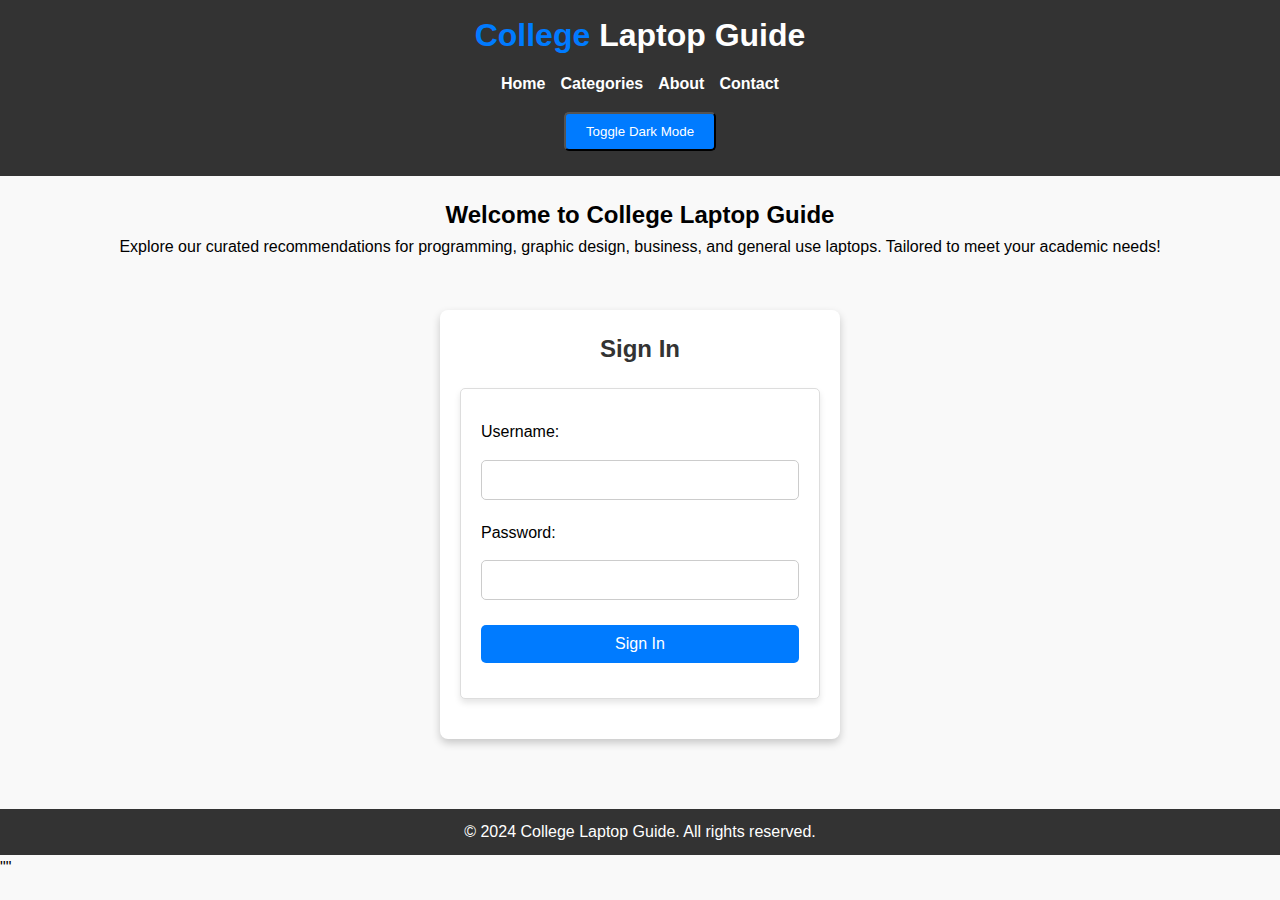
<file: index.html>
<!DOCTYPE html>
<html lang="en">
<head>
    <meta charset="UTF-8">
    <meta name="viewport" content="width=device-width, initial-scale=1.0">
    <meta name="description" content="Discover the best laptops tailored for your academic needs.">
    <meta name="keywords" content="Laptops, Programming, Business, Graphic Design, Students">
    <meta name="author" content="College Laptop Guide">
    <title>College Laptop Guide</title>
    <link rel="stylesheet" href="style.css">
</head>
<body>
    <header>
        <div class="logo">
            <h1><span style="color: #007BFF;">College</span> Laptop Guide</h1>
        </div>
        <nav>
            <ul>
                <li><a href="index.html" class="active">Home</a></li>
                <li><a href="categories.html">Categories</a></li>
                <li><a href="about.html">About</a></li>
                <li><a href="contact.html">Contact</a></li>
            </ul>
        </nav>
        <button id="dark-mode-toggle" class="button">Toggle Dark Mode</button>
    </header>
    <main>
        <h2>Welcome to College Laptop Guide</h2>
        <p>Explore our curated recommendations for programming, graphic design, business, and general use laptops. Tailored to meet your academic needs!</p>
        
        <!-- Sign-In Form -->
        <div class="sign-in-container">
            <h2>Sign In</h2>
            <form action="#confirmation">
                <label for="username">Username:</label>
                <input type="text" id="username" name="username" required>
                <label for="password">Password:</label>
                <input type="password" id="password" name="password" required>
                <button type="submit" class="button">Sign In</button>
            </form>
        </div>

        <!-- Confirmation Message -->
        <div id="confirmation" class="confirmation">
            <h3>Sign-In Successful!</h3>
            <p>Welcome to the College Laptop Guide. Your sign-in was successful!</p>
            <a href="index.html" class="button">Back to Home</a>
        </div>
    </main>
    <footer>
        <p>&copy; 2024 College Laptop Guide. All rights reserved.</p>
    </footer>
    <script>
        const toggle = document.getElementById('dark-mode-toggle');
        const body = document.body;
        if (localStorage.getItem('dark-mode') === 'enabled') body.classList.add('dark-mode');
        toggle.addEventListener('click', () => {
            body.classList.toggle('dark-mode');
            localStorage.setItem('dark-mode', body.classList.contains('dark-mode') ? 'enabled' : 'disabled');
        });
    </script>
</body>
</html>
"<!-- trigger deploy -->"
</file>
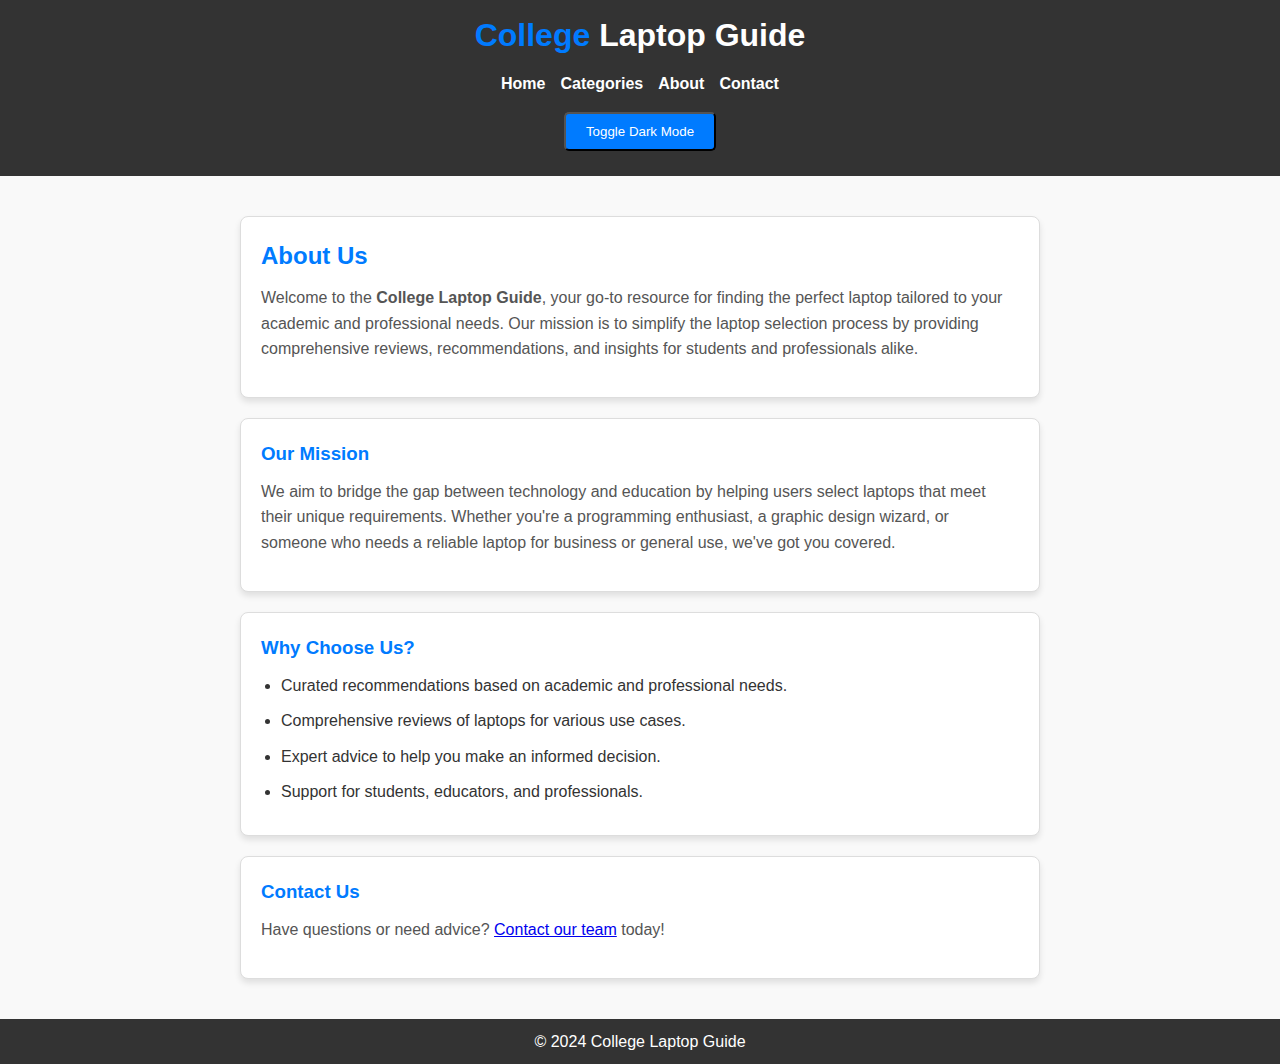
<file: about.html>
<!DOCTYPE html>
<html lang="en">
<head>
    <meta charset="UTF-8">
    <meta name="viewport" content="width=device-width, initial-scale=1.0">
    <title>About Us</title>
    <link rel="stylesheet" href="style.css">
</head>
<body>
    <header>
        <div class="logo">
            <h1><span style="color: #007BFF;">College</span> Laptop Guide</h1>
        </div>
        <nav>
            <ul>
                <li><a href="index.html">Home</a></li>
                <li><a href="categories.html">Categories</a></li>
                <li><a href="about.html">About</a></li>
                <li><a href="contact.html">Contact</a></li>
            </ul>
        </nav>
        <button id="dark-mode-toggle" class="button">Toggle Dark Mode</button>

    </header>
    <main>
        <section>
            <h2>About Us</h2>
            <p>Welcome to the <strong>College Laptop Guide</strong>, your go-to resource for finding the perfect laptop tailored to your academic and professional needs. Our mission is to simplify the laptop selection process by providing comprehensive reviews, recommendations, and insights for students and professionals alike.</p>
        </section>

        <section>
            <h3>Our Mission</h3>
            <p>We aim to bridge the gap between technology and education by helping users select laptops that meet their unique requirements. Whether you're a programming enthusiast, a graphic design wizard, or someone who needs a reliable laptop for business or general use, we've got you covered.</p>
        </section>

        <section>
            <h3>Why Choose Us?</h3>
            <ul>
                <li>Curated recommendations based on academic and professional needs.</li>
                <li>Comprehensive reviews of laptops for various use cases.</li>
                <li>Expert advice to help you make an informed decision.</li>
                <li>Support for students, educators, and professionals.</li>
            </ul>
        </section>

        <section>
            <h3>Contact Us</h3>
            <p>Have questions or need advice? <a href="contact.html">Contact our team</a> today!</p>
        </section>
    </main>
    <footer>
        <p>&copy; 2024 College Laptop Guide</p>
    </footer>
    <script>
        // Dark Mode Toggle Logic
        const toggle = document.getElementById('dark-mode-toggle');
        const body = document.body;
    
        // Check if user has previously enabled dark mode
        if (localStorage.getItem('dark-mode') === 'enabled') {
            body.classList.add('dark-mode');
        }
    
        toggle.addEventListener('click', () => {
            if (body.classList.contains('dark-mode')) {
                body.classList.remove('dark-mode');
                localStorage.setItem('dark-mode', 'disabled'); // Save preference
            } else {
                body.classList.add('dark-mode');
                localStorage.setItem('dark-mode', 'enabled'); // Save preference
            }
        });
    </script>
    
</body>
</html>
</file>
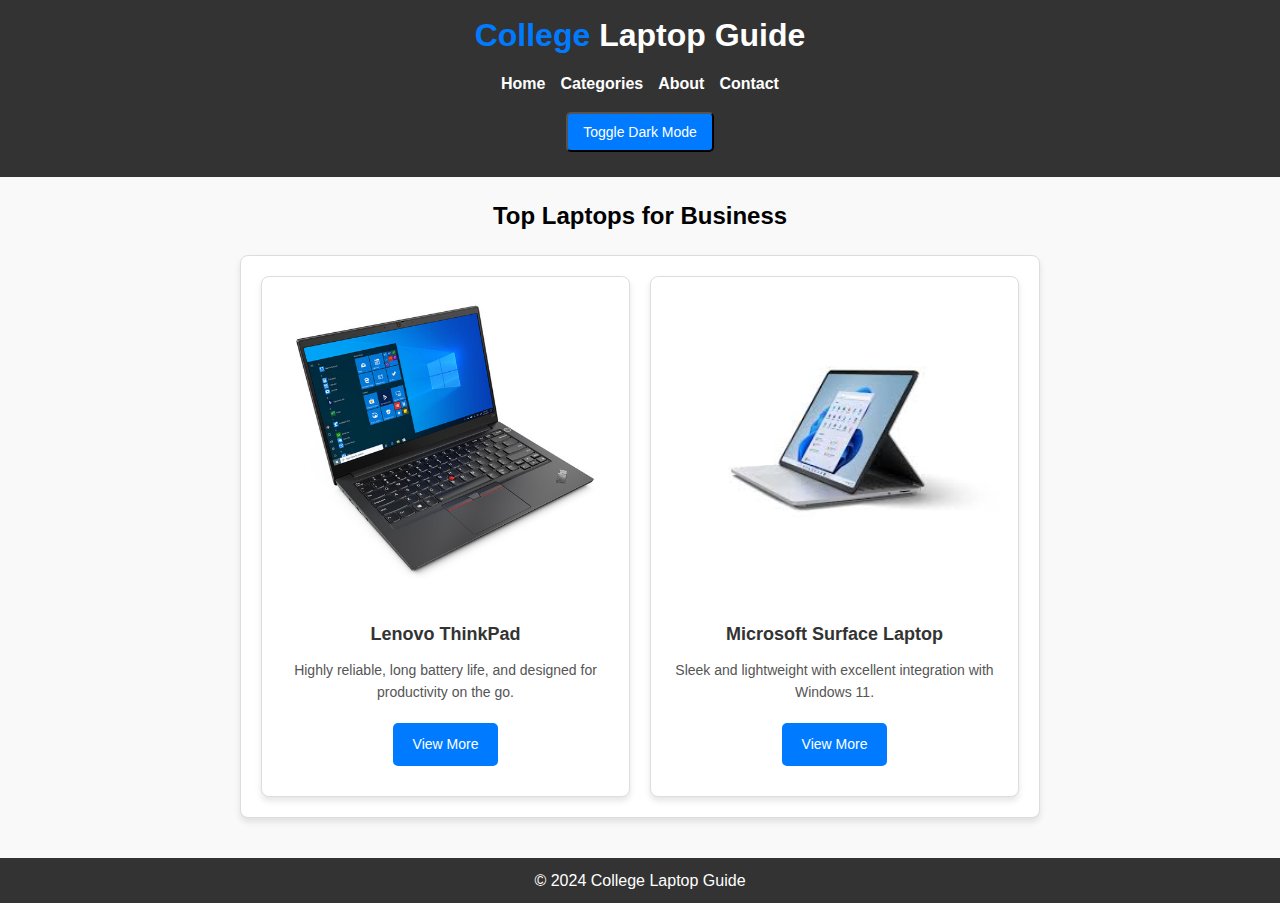
<file: business.html>
<!DOCTYPE html>
<html lang="en">
<head>
    <meta charset="UTF-8">
    <meta name="viewport" content="width=device-width, initial-scale=1.0">
    <title>Laptops for Business</title>
    <link rel="stylesheet" href="style.css">
    <style>
        /* Modal Styles */
        .modal {
            display: none;
            position: fixed;
            z-index: 1;
            left: 0;
            top: 0;
            width: 100%;
            height: 100%;
            overflow: auto;
            background-color: rgba(0, 0, 0, 0.5);
            justify-content: center;
            align-items: center;
        }

        .modal:target {
            display: flex;
        }

        .modal-content {
            background-color: #fff;
            padding: 20px;
            border-radius: 8px;
            max-width: 600px;
            width: 90%;
            text-align: left;
        }

        .close {
            display: inline-block;
            text-decoration: none;
            font-size: 20px;
            color: #333;
            font-weight: bold;
            float: right;
            margin-top: -10px;
        }

        .close:hover,
        .close:focus {
            color: #007BFF;
            text-decoration: none;
        }

        .button {
            text-decoration: none;
            background-color: #007BFF;
            color: #fff;
            padding: 10px 15px;
            border-radius: 5px;
            font-size: 14px;
            cursor: pointer;
            display: inline-block;
            text-align: center;
        }

        .button:hover {
            background-color: #0056b3;
        }
    </style>
</head>
<body>
    <header>
        <div class="logo">
            <h1><span style="color: #007BFF;">College</span> Laptop Guide</h1>
        </div>
        <nav>
            <ul>
                <li><a href="index.html">Home</a></li>
                <li><a href="categories.html">Categories</a></li>
                <li><a href="about.html">About</a></li>
                <li><a href="contact.html">Contact</a></li>
            </ul>
        </nav>
        <button id="dark-mode-toggle" class="button">Toggle Dark Mode</button>

    </header>
    <main>
        <h2>Top Laptops for Business</h2>
        <section class="product-grid">
            <!-- Lenovo ThinkPad -->
            <article>
                <img src="images/lenovo-thinkpad.jpg" alt="Lenovo ThinkPad for Business">
                <h3>Lenovo ThinkPad</h3>
                <p>Highly reliable, long battery life, and designed for productivity on the go.</p>
                <a href="#modal1" class="button">View More</a>
            </article>
            <!-- Microsoft Surface Laptop -->
            <article>
                <img src="images/Microsoft Surface Laptop.jpeg" alt="Microsoft Surface Laptop for Business">
                <h3>Microsoft Surface Laptop</h3>
                <p>Sleek and lightweight with excellent integration with Windows 11.</p>
                <a href="#modal2" class="button">View More</a>
            </article>
        </section>
    </main>

    <!-- Lenovo ThinkPad Modal -->
    <div id="modal1" class="modal">
        <div class="modal-content">
            <a href="#" class="close">&times;</a>
            <h3>Lenovo ThinkPad</h3>
            <p>The Lenovo ThinkPad X1 Carbon is known for its reliability, long battery life, and excellent keyboard. It's the perfect choice for business professionals who need productivity on the go.</p>
            <ul>
                <li>Processor: Intel Core i7</li>
                <li>Memory: 16GB RAM</li>
                <li>Storage: 512GB SSD</li>
                <li>Battery Life: Up to 15 hours</li>
            </ul>
        </div>
    </div>

    <!-- Microsoft Surface Laptop Modal -->
    <div id="modal2" class="modal">
        <div class="modal-content">
            <a href="#" class="close">&times;</a>
            <h3>Microsoft Surface Laptop</h3>
            <p>The Microsoft Surface Laptop offers seamless integration with Windows 11, a lightweight design, and a vibrant touchscreen display, making it ideal for multitasking and presentations.</p>
            <ul>
                <li>Processor: Intel Core i5</li>
                <li>Memory: 8GB RAM</li>
                <li>Storage: 256GB SSD</li>
                <li>Display: 13.5-inch PixelSense Touchscreen</li>
            </ul>
        </div>
    </div>

    <footer>
        <p>&copy; 2024 College Laptop Guide</p>
    </footer>
    <script>
        // Dark Mode Toggle Logic
        const toggle = document.getElementById('dark-mode-toggle');
        const body = document.body;
    
        // Check if user has previously enabled dark mode
        if (localStorage.getItem('dark-mode') === 'enabled') {
            body.classList.add('dark-mode');
        }
    
        toggle.addEventListener('click', () => {
            if (body.classList.contains('dark-mode')) {
                body.classList.remove('dark-mode');
                localStorage.setItem('dark-mode', 'disabled'); // Save preference
            } else {
                body.classList.add('dark-mode');
                localStorage.setItem('dark-mode', 'enabled'); // Save preference
            }
        });
    </script>
    
</body>
</html>
</file>
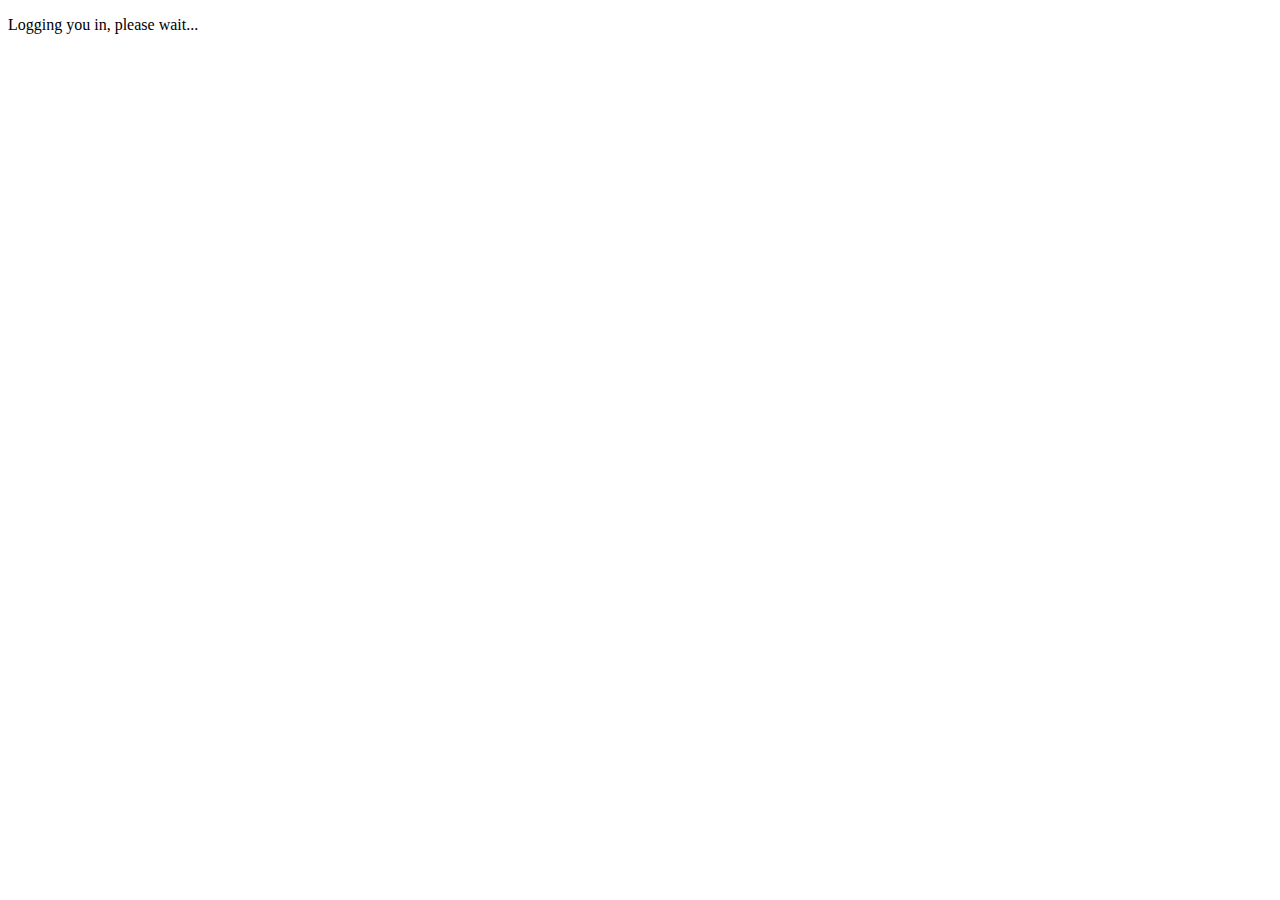
<file: callback.html>
<!DOCTYPE html>
<html lang="en">
<head>
  <meta charset="UTF-8">
  <title>Redirecting...</title>
</head>
<body>
  <p>Logging you in, please wait...</p>
  <script src="https://cdn.auth0.com/js/auth0-spa-js/1.13/auth0-spa-js.production.js"></script>
  <script src="auth.js"></script>
</body>
</html>
</file>
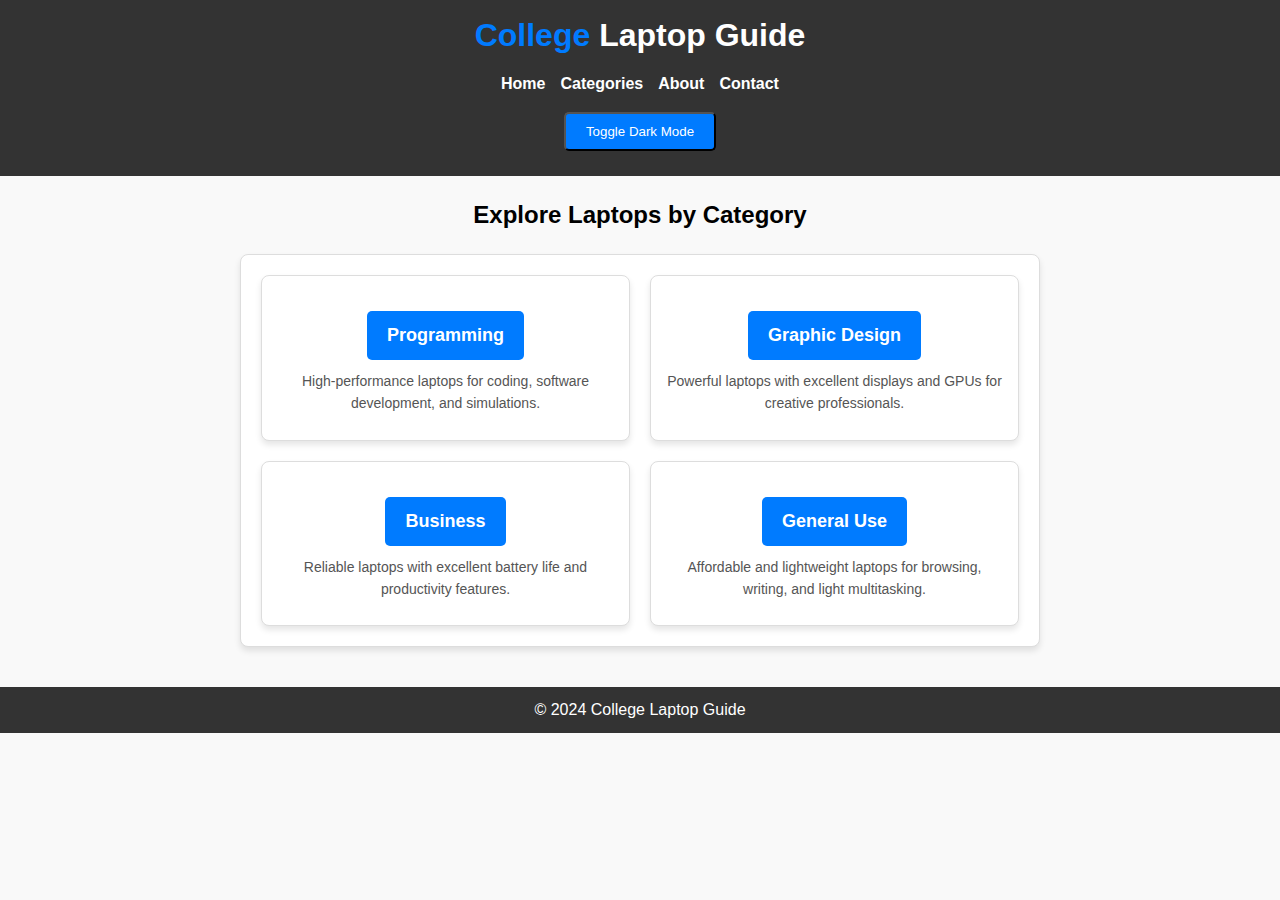
<file: categories.html>
<!DOCTYPE html>
<html lang="en">
<head>
    <meta charset="UTF-8">
    <meta name="viewport" content="width=device-width, initial-scale=1.0">
    <title>Categories - College Laptop Guide</title>
    <link rel="stylesheet" href="style.css">
</head>
<body>
    <header>
        <div class="logo">
            <h1><span style="color: #007BFF;">College</span> Laptop Guide</h1>
        </div>
        <nav>
            <ul>
                <li><a href="index.html">Home</a></li>
                <li><a href="categories.html">Categories</a></li>
                <li><a href="about.html">About</a></li>
                <li><a href="contacts.html">Contact</a></li>
            </ul>
        </nav>
        <button id="dark-mode-toggle" class="button">Toggle Dark Mode</button>

    </header>
    <main>
        <h2>Explore Laptops by Category</h2>
        <section class="category-grid">
            <!-- Programming Category -->
            <article>
                <h3><a href="programming.html">Programming</a></h3>
                <p>High-performance laptops for coding, software development, and simulations.</p>
            </article>
            <!-- Graphic Design Category -->
            <article>
                <h3><a href="graphic-design.html">Graphic Design</a></h3>
                <p>Powerful laptops with excellent displays and GPUs for creative professionals.</p>
            </article>
            <!-- Business Category -->
            <article>
                <h3><a href="business.html">Business</a></h3>
                <p>Reliable laptops with excellent battery life and productivity features.</p>
            </article>
            <!-- General Use Category -->
            <article>
                <h3><a href="general.html">General Use</a></h3>
                <p>Affordable and lightweight laptops for browsing, writing, and light multitasking.</p>
            </article>
        </section>
    </main>
    <footer>
        <p>&copy; 2024 College Laptop Guide</p>
    </footer>
    <script>
        // Dark Mode Toggle Logic
        const toggle = document.getElementById('dark-mode-toggle');
        const body = document.body;
    
        // Check if user has previously enabled dark mode
        if (localStorage.getItem('dark-mode') === 'enabled') {
            body.classList.add('dark-mode');
        }
    
        toggle.addEventListener('click', () => {
            if (body.classList.contains('dark-mode')) {
                body.classList.remove('dark-mode');
                localStorage.setItem('dark-mode', 'disabled'); // Save preference
            } else {
                body.classList.add('dark-mode');
                localStorage.setItem('dark-mode', 'enabled'); // Save preference
            }
        });
    </script>
    
</body>
</html>
</file>
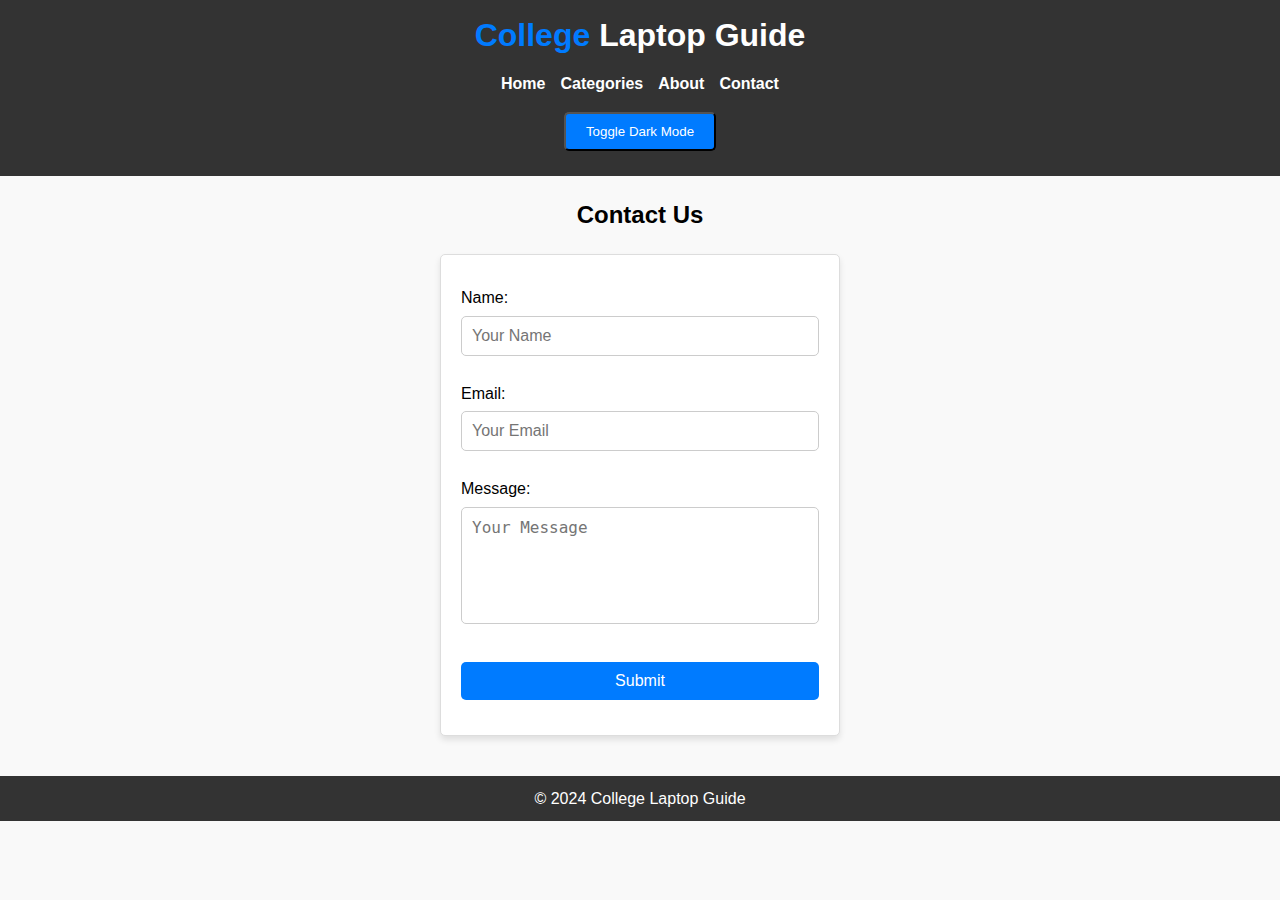
<file: contact.html>
<!DOCTYPE html>
<html lang="en">
<head>
    <meta charset="UTF-8">
    <meta name="viewport" content="width=device-width, initial-scale=1.0">
    <title>Contact Us</title>
    <link rel="stylesheet" href="style.css">
    <style>
        /* Dark Mode Styles */
        body.dark-mode {
            background-color: #121212;
            color: #ffffff;
        }

        body.dark-mode label {
            color: #ffffff;
        }

        body.dark-mode input,
        body.dark-mode textarea {
            background-color: #333333;
            color: #ffffff;
            border-color: #555555;
        }

        body.dark-mode input::placeholder,
        body.dark-mode textarea::placeholder {
            color: #aaaaaa;
        }

        body.dark-mode button {
            background-color: #007BFF;
            color: #ffffff;
        }

        body.dark-mode button:hover {
            background-color: #0056b3;
        }
    </style>
</head>
<body>
    <header>
        <div class="logo">
            <h1><span style="color: #007BFF;">College</span> Laptop Guide</h1>
        </div>
        <nav>
            <ul>
                <li><a href="index.html">Home</a></li>
                <li><a href="categories.html">Categories</a></li>
                <li><a href="about.html">About</a></li>
                <li><a href="contact.html" class="active">Contact</a></li>
            </ul>
        </nav>
        <!-- Add Dark Mode Toggle -->
        <button id="dark-mode-toggle" class="button">Toggle Dark Mode</button>
    </header>
    <main>
        <h2>Contact Us</h2>
        <form>
            <label for="name">Name:</label>
            <input type="text" id="name" name="name" placeholder="Your Name" required>
            <label for="email">Email:</label>
            <input type="email" id="email" name="email" placeholder="Your Email" required>
            <label for="message">Message:</label>
            <textarea id="message" name="message" rows="5" placeholder="Your Message" required></textarea>
            <button type="submit" class="button">Submit</button>
        </form>
    </main>
    <footer>
        <p>&copy; 2024 College Laptop Guide</p>
    </footer>
    <script>
        // Dark Mode Toggle Logic
        const toggle = document.getElementById('dark-mode-toggle');
        const body = document.body;

        if (localStorage.getItem('dark-mode') === 'enabled') {
            body.classList.add('dark-mode');
        }

        toggle.addEventListener('click', () => {
            if (body.classList.contains('dark-mode')) {
                body.classList.remove('dark-mode');
                localStorage.setItem('dark-mode', 'disabled');
            } else {
                body.classList.add('dark-mode');
                localStorage.setItem('dark-mode', 'enabled');
            }
        });

        // Form Submit Feedback
        const form = document.querySelector('form');
        form.addEventListener('submit', (e) => {
            e.preventDefault(); // Prevent actual form submission
            alert('Thank you for contacting us! We will get back to you soon.');
            form.reset();
        });
    </script>
</body>
</html>
</file>
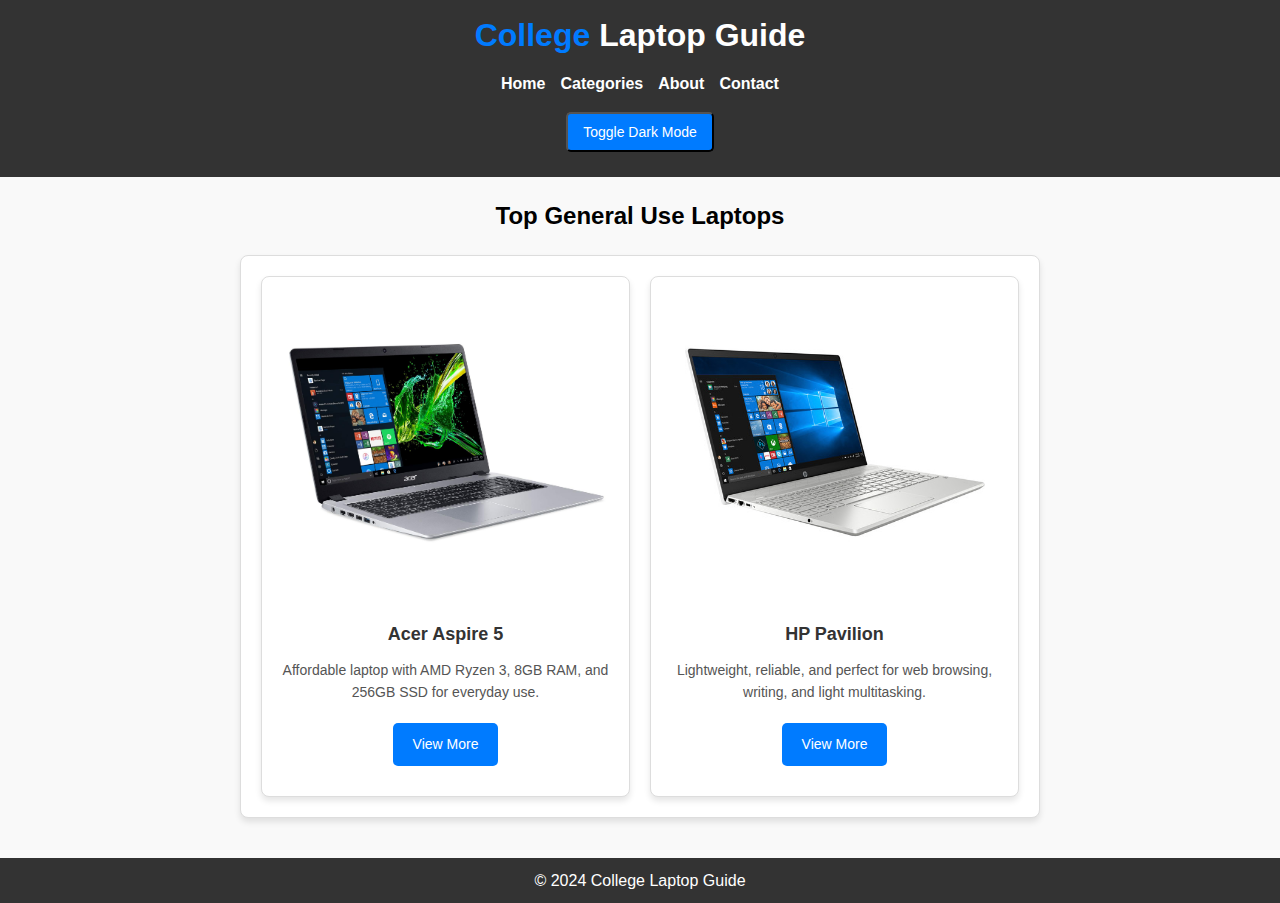
<file: general.html>
<!DOCTYPE html>
<html lang="en">
<head>
    <meta charset="UTF-8">
    <meta name="viewport" content="width=device-width, initial-scale=1.0">
    <title>General Use Laptops</title>
    <link rel="stylesheet" href="style.css">
    <style>
        /* Modal Styles */
        .modal {
            display: none;
            position: fixed;
            z-index: 1;
            left: 0;
            top: 0;
            width: 100%;
            height: 100%;
            overflow: auto;
            background-color: rgba(0, 0, 0, 0.5);
            justify-content: center;
            align-items: center;
        }

        .modal:target {
            display: flex;
        }

        .modal-content {
            background-color: #fff;
            padding: 20px;
            border-radius: 8px;
            max-width: 600px;
            width: 90%;
            text-align: left;
        }

        .close {
            display: inline-block;
            text-decoration: none;
            font-size: 20px;
            color: #333;
            font-weight: bold;
            float: right;
            margin-top: -10px;
        }

        .close:hover,
        .close:focus {
            color: #007BFF;
            text-decoration: none;
        }

        .button {
            text-decoration: none;
            background-color: #007BFF;
            color: #fff;
            padding: 10px 15px;
            border-radius: 5px;
            font-size: 14px;
            cursor: pointer;
            display: inline-block;
            text-align: center;
        }

        .button:hover {
            background-color: #0056b3;
        }
    </style>
</head>
<body>
    <header>
        <div class="logo">
            <h1><span style="color: #007BFF;">College</span> Laptop Guide</h1>
        </div>
        <nav>
            <ul>
                <li><a href="index.html">Home</a></li>
                <li><a href="categories.html">Categories</a></li>
                <li><a href="about.html">About</a></li>
                <li><a href="contact.html">Contact</a></li>
            </ul>
        </nav>
        <button id="dark-mode-toggle" class="button">Toggle Dark Mode</button>

    </header>
    <main>
        <h2>Top General Use Laptops</h2>
        <section class="product-grid">
            <!-- Acer Aspire 5 -->
            <article>
                <img src="images/71vvXGmdKWL.jpg" alt="Acer Aspire 5 for General Use">
                <h3>Acer Aspire 5</h3>
                <p>Affordable laptop with AMD Ryzen 3, 8GB RAM, and 256GB SSD for everyday use.</p>
                <a href="#modal1" class="button">View More</a>
            </article>
            <!-- HP Pavilion -->
            <article>
                <img src="images/hp-pavilion.jpg" alt="HP Pavilion for General Use">
                <h3>HP Pavilion</h3>
                <p>Lightweight, reliable, and perfect for web browsing, writing, and light multitasking.</p>
                <a href="#modal2" class="button">View More</a>
            </article>
        </section>
    </main>

    <!-- Acer Aspire 5 Modal -->
    <div id="modal1" class="modal">
        <div class="modal-content">
            <a href="#" class="close">&times;</a>
            <h3>Acer Aspire 5</h3>
            <p>The Acer Aspire 5 is an affordable and reliable laptop for everyday use. With an AMD Ryzen 3 processor, 8GB RAM, and a 256GB SSD, it’s perfect for web browsing, writing, and basic multitasking.</p>
            <ul>
                <li>Processor: AMD Ryzen 3</li>
                <li>Memory: 8GB RAM</li>
                <li>Storage: 256GB SSD</li>
                <li>Display: 15.6-inch FHD</li>
            </ul>
        </div>
    </div>

    <!-- HP Pavilion Modal -->
    <div id="modal2" class="modal">
        <div class="modal-content">
            <a href="#" class="close">&times;</a>
            <h3>HP Pavilion</h3>
            <p>The HP Pavilion is a lightweight and reliable laptop designed for general use. It’s perfect for web browsing, light multitasking, and writing projects, making it a great choice for everyday tasks.</p>
            <ul>
                <li>Processor: Intel Core i5</li>
                <li>Memory: 8GB RAM</li>
                <li>Storage: 512GB SSD</li>
                <li>Display: 14-inch HD</li>
            </ul>
        </div>
    </div>

    <footer>
        <p>&copy; 2024 College Laptop Guide</p>
    </footer>
    <script>
        // Dark Mode Toggle Logic
        const toggle = document.getElementById('dark-mode-toggle');
        const body = document.body;
    
        // Check if user has previously enabled dark mode
        if (localStorage.getItem('dark-mode') === 'enabled') {
            body.classList.add('dark-mode');
        }
    
        toggle.addEventListener('click', () => {
            if (body.classList.contains('dark-mode')) {
                body.classList.remove('dark-mode');
                localStorage.setItem('dark-mode', 'disabled'); // Save preference
            } else {
                body.classList.add('dark-mode');
                localStorage.setItem('dark-mode', 'enabled'); // Save preference
            }
        });
    </script>
    
</body>
</html>
</file>
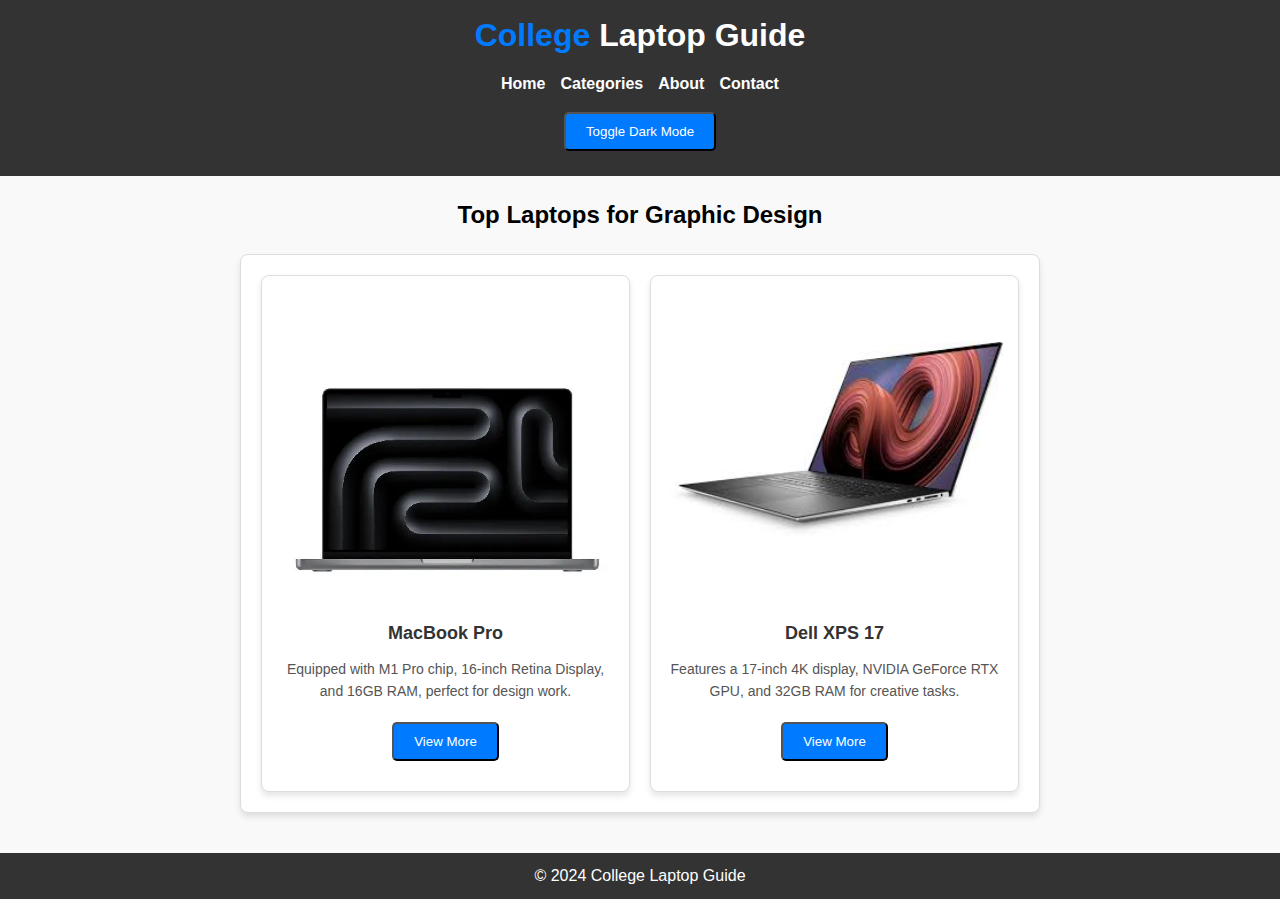
<file: graphic-design.html>
<!DOCTYPE html>
<html lang="en">
<head>
    <meta charset="UTF-8">
    <meta name="viewport" content="width=device-width, initial-scale=1.0">
    <title>Laptops for Graphic Design</title>
    <link rel="stylesheet" href="style.css">
    <style>
        /* Modal Styles */
        .modal {
            display: none;
            position: fixed;
            z-index: 1;
            left: 0;
            top: 0;
            width: 100%;
            height: 100%;
            overflow: auto;
            background-color: rgba(0, 0, 0, 0.5);
        }

        .modal-content {
            background-color: #fff;
            margin: 10% auto;
            padding: 20px;
            border: 1px solid #ddd;
            width: 80%;
            max-width: 600px;
            border-radius: 8px;
        }

        .close {
            color: #aaa;
            float: right;
            font-size: 28px;
            font-weight: bold;
            cursor: pointer;
        }

        .close:hover,
        .close:focus {
            color: #000;
            text-decoration: none;
        }
    </style>
</head>
<body>
    <header>
        <div class="logo">
            <h1><span style="color: #007BFF;">College</span> Laptop Guide</h1>
        </div>
        <nav>
            <ul>
                <li><a href="index.html">Home</a></li>
                <li><a href="categories.html">Categories</a></li>
                <li><a href="about.html">About</a></li>
                <li><a href="contact.html">Contact</a></li>
            </ul>
        </nav>
        <button id="dark-mode-toggle" class="button">Toggle Dark Mode</button>

    </header>
    <main>
        <h2>Top Laptops for Graphic Design</h2>
        <section class="product-grid">
            <!-- MacBook Pro -->
            <article>
                <img src="images/3pUxSTtuvogfXsyJqoUCPf-1200-80.jpg.webp" alt="MacBook Pro for Graphic Design">
                <h3>MacBook Pro</h3>
                <p>Equipped with M1 Pro chip, 16-inch Retina Display, and 16GB RAM, perfect for design work.</p>
                <button onclick="openModal('modal1')" class="button">View More</button>
            </article>
            <!-- Dell XPS 17 -->
            <article>
                <img src="images/dellxps17.jpeg" alt="Dell XPS 17 for Graphic Design">
                <h3>Dell XPS 17</h3>
                <p>Features a 17-inch 4K display, NVIDIA GeForce RTX GPU, and 32GB RAM for creative tasks.</p>
                <button onclick="openModal('modal2')" class="button">View More</button>
            </article>
        </section>
    </main>

    <!-- MacBook Pro Modal -->
    <div id="modal1" class="modal">
        <div class="modal-content">
            <a href="#" class="close">&times;</a>
            <h3>MacBook Pro</h3>
            <p>The MacBook Pro, equipped with the M1 Pro chip, offers unmatched performance for graphic design. With a 16-inch Retina Display, 16GB RAM, and long-lasting battery, it's the ultimate tool for creatives.</p>
            <ul>
                <li>Processor: M1 Pro Chip</li>
                <li>Display: 16-inch Retina Display</li>
                <li>Memory: 16GB RAM</li>
                <li>Battery Life: Up to 20 hours</li>
            </ul>
        </div>
    </div>

    <!-- Dell XPS 17 Modal -->
    <div id="modal2" class="modal">
        <div class="modal-content">
            <span class="close" onclick="closeModal('modal2')">&times;</span>
            <h3>Dell XPS 17</h3>
            <p>The Dell XPS 17 features a stunning 4K display, NVIDIA GeForce RTX GPU, and 32GB RAM, making it the ultimate machine for professional graphic designers.</p>
            <ul>
                <li>Processor: Intel Core i7</li>
                <li>Display: 17-inch 4K UHD</li>
                <li>Memory: 32GB RAM</li>
                <li>Graphics: NVIDIA GeForce RTX</li>
            </ul>
        </div>
    </div>

    <footer>
        <p>&copy; 2024 College Laptop Guide</p>
    </footer>

    <script>
        // Function to open modal
        function openModal(modalId) {
            document.getElementById(modalId).style.display = "block";
        }

        // Function to close modal
        function closeModal(modalId) {
            document.getElementById(modalId).style.display = "none";
        }

        // Close modal when clicking outside the modal content
        window.onclick = function(event) {
            const modal1 = document.getElementById("modal1");
            const modal2 = document.getElementById("modal2");
            if (event.target === modal1) {
                modal1.style.display = "none";
            }
            if (event.target === modal2) {
                modal2.style.display = "none";
            }
        }
    </script>
    <script>
        // Dark Mode Toggle Logic
        const toggle = document.getElementById('dark-mode-toggle');
        const body = document.body;
    
        // Check if user has previously enabled dark mode
        if (localStorage.getItem('dark-mode') === 'enabled') {
            body.classList.add('dark-mode');
        }
    
        toggle.addEventListener('click', () => {
            if (body.classList.contains('dark-mode')) {
                body.classList.remove('dark-mode');
                localStorage.setItem('dark-mode', 'disabled'); // Save preference
            } else {
                body.classList.add('dark-mode');
                localStorage.setItem('dark-mode', 'enabled'); // Save preference
            }
        });
    </script>
    
</body>
</html>
</file>
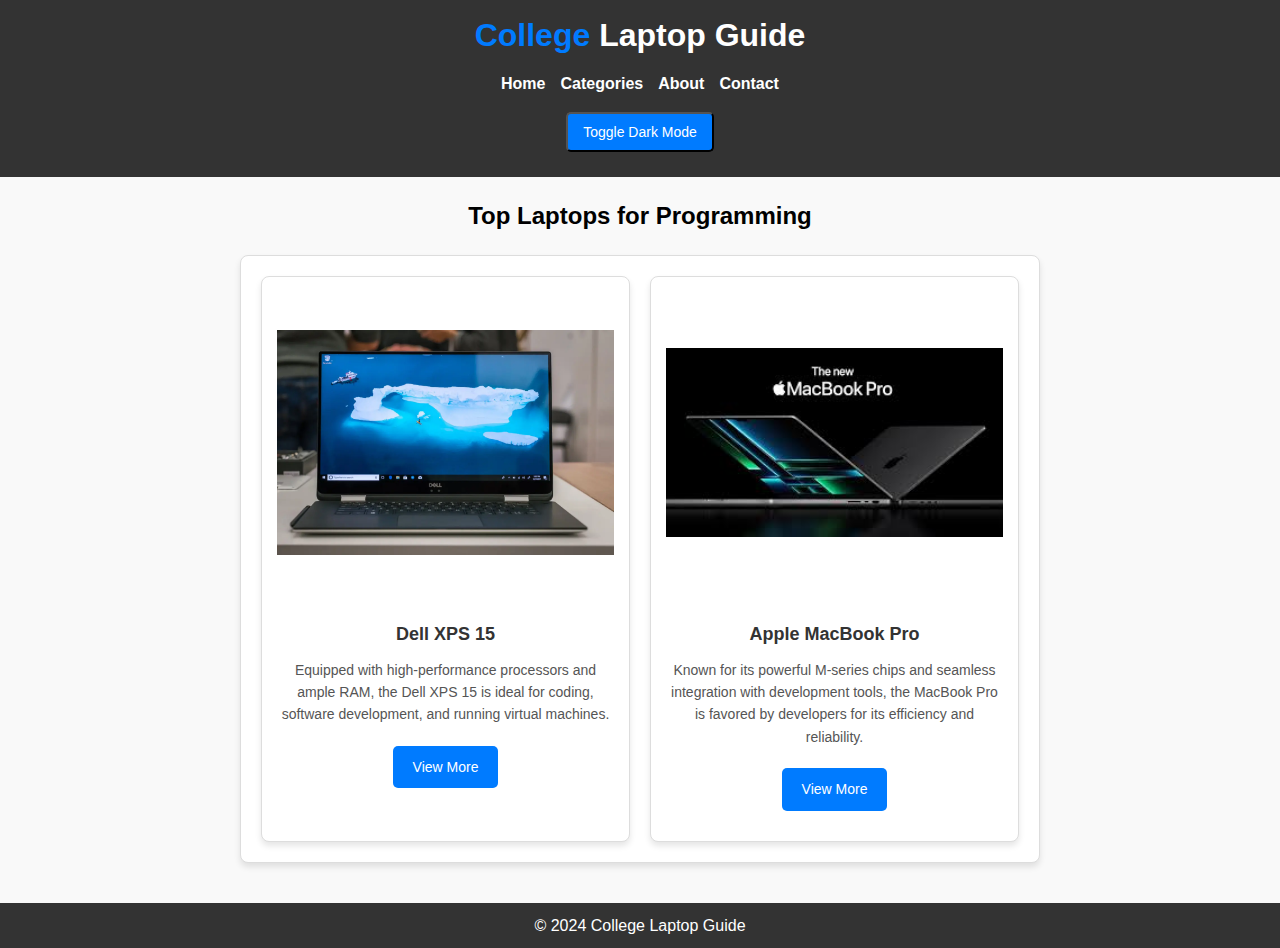
<file: programming.html>
<!DOCTYPE html>
<html lang="en">
<head>
    <meta charset="UTF-8">
    <meta name="viewport" content="width=device-width, initial-scale=1.0">
    <title>Laptops for Programming</title>
    <link rel="stylesheet" href="style.css">
    <style>
        /* Modal Styles */
        .modal {
            display: none;
            position: fixed;
            z-index: 1;
            left: 0;
            top: 0;
            width: 100%;
            height: 100%;
            overflow: auto;
            background-color: rgba(0, 0, 0, 0.5);
            justify-content: center;
            align-items: center;
        }

        .modal:target {
            display: flex;
        }

        .modal-content {
            background-color: #fff;
            padding: 20px;
            border-radius: 8px;
            max-width: 600px;
            width: 90%;
            text-align: left;
        }

        .close {
            display: inline-block;
            text-decoration: none;
            font-size: 20px;
            color: #333;
            font-weight: bold;
            float: right;
            margin-top: -10px;
        }

        .close:hover,
        .close:focus {
            color: #007BFF;
            text-decoration: none;
        }

        .button {
            text-decoration: none;
            background-color: #007BFF;
            color: #fff;
            padding: 10px 15px;
            border-radius: 5px;
            font-size: 14px;
            cursor: pointer;
            display: inline-block;
            text-align: center;
        }

        .button:hover {
            background-color: #0056b3;
        }
    </style>
</head>
<body>
    <header>
        <div class="logo">
            <h1><span style="color: #007BFF;">College</span> Laptop Guide</h1>
        </div>
        <nav>
            <ul>
                <li><a href="index.html">Home</a></li>
                <li><a href="categories.html">Categories</a></li>
                <li><a href="about.html">About</a></li>
                <li><a href="contact.html">Contact</a></li>
            </ul>
        </nav>
        <button id="dark-mode-toggle" class="button">Toggle Dark Mode</button>

    </header>
    <main>
        <h2>Top Laptops for Programming</h2>
        <section class="product-grid">
            <!-- Dell XPS 15 -->
            <article>
                <img src="images/dell-xps-15.jpg" alt="Dell XPS 15">
                <h3>Dell XPS 15</h3>
                <p>Equipped with high-performance processors and ample RAM, the Dell XPS 15 is ideal for coding, software development, and running virtual machines.</p>
                <a href="#modal1" class="button">View More</a>
            </article>
            <!-- MacBook Pro -->
            <article>
                <img src="images/Macbookpro.jpeg" alt="MacBook Pro">
                <h3>Apple MacBook Pro</h3>
                <p>Known for its powerful M-series chips and seamless integration with development tools, the MacBook Pro is favored by developers for its efficiency and reliability.</p>
                <a href="#modal2" class="button">View More</a>
            </article>
        </section>
    </main>

    <!-- Dell XPS 15 Modal -->
    <div id="modal1" class="modal">
        <div class="modal-content">
            <a href="#" class="close">&times;</a>
            <h3>Dell XPS 15</h3>
            <p>The Dell XPS 15 is a powerhouse laptop with Intel Core i7, 16GB RAM, and a 512GB SSD. It's perfect for developers who require top-tier performance for coding, simulations, and running virtual machines.</p>
            <ul>
                <li>Processor: Intel Core i7</li>
                <li>Memory: 16GB RAM</li>
                <li>Storage: 512GB SSD</li>
                <li>Display: 15.6" FHD+</li>
            </ul>
        </div>
    </div>

    <!-- MacBook Pro Modal -->
    <div id="modal2" class="modal">
        <div class="modal-content">
            <a href="#" class="close">&times;</a>
            <h3>Apple MacBook Pro</h3>
            <p>The MacBook Pro with M1 Pro chip is designed for developers. Its seamless integration with macOS and development tools like Xcode makes it a favorite among programmers worldwide.</p>
            <ul>
                <li>Processor: M1 Pro Chip</li>
                <li>Memory: 16GB RAM</li>
                <li>Storage: 512GB SSD</li>
                <li>Display: 14-inch Retina</li>
            </ul>
        </div>
    </div>

    <footer>
        <p>&copy; 2024 College Laptop Guide</p>
    </footer>
    <script>
        // Dark Mode Toggle Logic
        const toggle = document.getElementById('dark-mode-toggle');
        const body = document.body;
    
        // Check if user has previously enabled dark mode
        if (localStorage.getItem('dark-mode') === 'enabled') {
            body.classList.add('dark-mode');
        }
    
        toggle.addEventListener('click', () => {
            if (body.classList.contains('dark-mode')) {
                body.classList.remove('dark-mode');
                localStorage.setItem('dark-mode', 'disabled'); // Save preference
            } else {
                body.classList.add('dark-mode');
                localStorage.setItem('dark-mode', 'enabled'); // Save preference
            }
        });
    </script>
    
</body>
</html>
</file>
<file: style.css>
/* General Reset */
* {
    margin: 0;
    padding: 0;
    box-sizing: border-box;
}

/* Body */
body {
    font-family: Arial, sans-serif;
    background-color: #f9f9f9;
    line-height: 1.6;
}

/* Header */
header {
    background-color: #333;
    color: #fff;
    padding: 10px 20px;
    text-align: center;
}

header .logo h1 {
    margin: 0;
}

nav ul {
    list-style: none;
    margin-top: 10px;
    display: flex;
    justify-content: center;
    gap: 15px;
}

nav ul li {
    display: inline;
}

nav ul li a {
    color: #fff;
    text-decoration: none;
    font-weight: bold;
}

nav ul li a:hover {
    color: #ff6600;
}

/* Main Content */
main {
    padding: 20px;
    text-align: center;
}

/* About Page Styling */
main section {
    margin: 20px auto;
    max-width: 800px;
    padding: 20px;
    background: #fff;
    border: 1px solid #ddd;
    border-radius: 8px;
    box-shadow: 0 4px 6px rgba(0, 0, 0, 0.1);
    text-align: left;
}

main section h2,
main section h3 {
    margin-bottom: 10px;
    color: #007BFF;
}

main section p {
    margin-bottom: 15px;
    font-size: 16px;
    color: #555;
}

main section ul {
    margin: 10px 0;
    padding-left: 20px;
}

main section ul li {
    margin-bottom: 10px;
    font-size: 16px;
    color: #333;
}

/* Sign-In Form */
.sign-in-container {
    max-width: 400px;
    margin: 50px auto;
    padding: 20px;
    background-color: #fff;
    border-radius: 8px;
    box-shadow: 0 4px 8px rgba(0, 0, 0, 0.2);
    text-align: center;
}

.sign-in-container h2 {
    margin-bottom: 20px;
    color: #333;
}

.sign-in-container input[type="text"],
.sign-in-container input[type="password"] {
    width: 100%;
    padding: 10px;
    margin: 10px 0;
    border: 1px solid #ccc;
    border-radius: 5px;
    font-size: 16px;
}

.sign-in-container button {
    background-color: #007BFF;
    color: #fff;
    border: none;
    padding: 10px 15px;
    border-radius: 5px;
    font-size: 16px;
    cursor: pointer;
}

.sign-in-container button:hover {
    background-color: #0056b3;
}

/* Confirmation Message */
.confirmation {
    display: none;
    text-align: center;
    padding: 20px;
    background-color: #dff0d8;
    color: #3c763d;
    border: 1px solid #d6e9c6;
    border-radius: 5px;
    margin: 20px auto;
    max-width: 400px;
}

.confirmation:target {
    display: block;
}

.confirmation a {
    text-decoration: none;
    background-color: #007BFF;
    color: white;
    padding: 10px 20px;
    border-radius: 5px;
}

.confirmation a:hover {
    background-color: #0056b3;
}

/* Buttons */
.button {
    display: inline-block;
    margin: 15px 0;
    padding: 10px 20px;
    background: #007BFF;
    color: #fff;
    text-decoration: none;
    border-radius: 5px;
    transition: transform 0.3s ease, background 0.3s ease;
}

nav ul li a:hover {
    color: #ff6600;
    text-shadow: 1px 1px 3px rgba(0, 0, 0, 0.3);
}

.button:hover {
    transform: scale(1.05);
    background: #0056b3;
    box-shadow: 0 4px 8px rgba(0, 0, 0, 0.2);
    animation: button-hover 0.3s ease-in-out;
}


button:focus,
a:focus {
    outline: 2px solid #007BFF;
    outline-offset: 2px;
    box-shadow: 0 0 5px rgba(0, 123, 255, 0.5);
}

@keyframes button-hover {
    0% {
        transform: scale(1);
    }
    50% {
        transform: scale(1.05);
    }
    100% {
        transform: scale(1);
    }
}

.button:hover {
    animation: button-hover 0.3s ease-in-out;
}


/* Product Grid */
.product-grid {
    display: grid;
    grid-template-columns: repeat(auto-fit, minmax(250px, 1fr));
    gap: 20px;
    padding: 20px;
}

.product-grid article {
    background: #fff;
    border: 1px solid #ddd;
    border-radius: 8px;
    text-align: center;
    padding: 15px;
    box-shadow: 0 4px 6px rgba(0, 0, 0, 0.1);
    transition: transform 0.3s ease, box-shadow 0.3s ease;
}

.product-grid article img {
    width: 100%; /* Uniform width */
    height: 300px; /* Fixed height */
    object-fit: contain; /* Crops to fit dimensions */
    border-radius: 5px; /* Rounded corners */
    margin-bottom: 10px;
}

.product-grid article h3 {
    font-size: 18px;
    color: #333;
    margin: 10px 0;
}

.product-grid article p {
    font-size: 14px;
    color: #555;
    margin: 10px 0;
}

.product-grid article .button {
    display: inline-block;
    margin-top: 10px;
    padding: 10px 20px;
    background: #007BFF;
    color: #fff;
    text-decoration: none;
    border-radius: 5px;
    transition: background 0.3s ease;
}

.product-grid article .button:hover {
    background: #0056b3;
}

.product-grid article:hover {
    transform: scale(1.05);
    box-shadow: 0 6px 10px rgba(0, 0, 0, 0.15);
}

/* Category Grid */
.category-grid {
    display: grid;
    grid-template-columns: repeat(auto-fit, minmax(250px, 1fr));
    gap: 20px;
    padding: 20px;
}

.category-grid article {
    background: #fff;
    border: 1px solid #ddd;
    border-radius: 8px;
    text-align: center;
    padding: 15px;
    box-shadow: 0 4px 6px rgba(0, 0, 0, 0.1);
    transition: transform 0.3s ease, box-shadow 0.3s ease;
}

.category-grid article img {
    width: 100%; /* Uniform width */
    height: 300px; /* Fixed height */
    object-fit: contain; /* Crops to fit dimensions */
    border-radius: 5px; /* Rounded corners */
    margin-bottom: 10px;
}

.category-grid article h3 {
    font-size: 18px;
    color: #333;
    margin: 10px 0;
}

.category-grid article p {
    font-size: 14px;
    color: #555;
    margin: 10px 0;
}

.category-grid article a {
    display: inline-block;
    margin-top: 10px;
    padding: 10px 20px;
    background: #007BFF;
    color: #fff;
    text-decoration: none;
    border-radius: 5px;
    transition: background 0.3s ease;
}

.category-grid article a:hover {
    background: #0056b3;
}

.category-grid article:hover {
    transform: scale(1.05);
    box-shadow: 0 6px 10px rgba(0, 0, 0, 0.15);
}

/* Footer */
footer {
    background-color: #333;
    color: #fff;
    text-align: center;
    padding: 10px;
    position: relative;
    bottom: 0;
    width: 100%;
}

footer a {
    color: #007BFF;
    text-decoration: none;
    margin: 0 10px;
}

footer a:hover {
    text-decoration: underline;
}

/* Form Styling */
form {
    margin: 20px auto;
    max-width: 400px;
    padding: 20px;
    background: #fff;
    border: 1px solid #ddd;
    border-radius: 5px;
    box-shadow: 0 4px 6px rgba(0, 0, 0, 0.1);
}

form label {
    display: block;
    margin: 10px 0 5px;
    text-align: left;
}

form input,
form textarea,
form button {
    width: 100%;
    padding: 10px;
    margin-bottom: 15px;
    border-radius: 5px;
    border: 1px solid #ccc;
    font-size: 16px;
}

form textarea {
    resize: none;
}

form button {
    background: #007BFF;
    color: #fff;
    border: none;
    cursor: pointer;
    transition: background 0.3s ease;
}

form button:hover {
    background: #0056b3;
}

/* Responsive Design */

@media (max-width: 480px) {
    header {
        font-size: 1rem;
    }

    .product-grid article img,
    .category-grid article img {
        height: 120px; /* Adjusted height for smaller screens */
    }

    nav ul {
        flex-direction: column;
        gap: 10px;
    }

    .button {
        font-size: 14px;
        padding: 8px 15px;
    }
}

body.dark-mode {
    background-color: #121212;
    color: #f9f9f9;
}

body.dark-mode header {
    background-color: #1c1c1c;
}

body.dark-mode nav ul li a {
    color: #f9f9f9;
}

body.dark-mode nav ul li a:hover {
    color: #007BFF;
}

body.dark-mode .button {
    background: #555;
    color: #f9f9f9;
}

body.dark-mode .button:hover {
    background: #007BFF;
    color: #fff;
}

/* Dark Mode for Modals */
body.dark-mode .modal-content {
    background-color: #333333; /* Dark background */
    color: #ffffff; /* Light text color */
    border-color: #555555; /* Adjusted border color */
}

body.dark-mode .modal-content a.close {
    color: #ffffff; /* Close button color */
}

body.dark-mode .modal-content a.close:hover {
    color: #007BFF; /* Highlight close button on hover */
}

body.dark-mode .modal-content ul {
    color: #ffffff; /* Ensure list items are visible */
}

/* Dark Mode for Sign-In Form */
body.dark-mode form {
    background-color: #1c1c1c; /* Dark background for the form */
    border: 1px solid #444; /* Border for the form */
    color: #f9f9f9; /* Text color for dark mode */
}

body.dark-mode form label {
    color: #f9f9f9; /* Label text color */
}

body.dark-mode form input,
body.dark-mode form textarea {
    background-color: #333; /* Input and textarea background */
    color: #f9f9f9; /* Input and textarea text color */
    border: 1px solid #555; /* Border for inputs and textarea */
}

body.dark-mode form input::placeholder,
body.dark-mode form textarea::placeholder {
    color: #aaa; /* Placeholder text color for better contrast */
}

body.dark-mode form button {
    background: #555; /* Button background */
    color: #f9f9f9; /* Button text color */
}

body.dark-mode form button:hover {
    background: #007BFF; /* Button hover background */
    color: #fff; /* Button hover text color */
}
</file>
